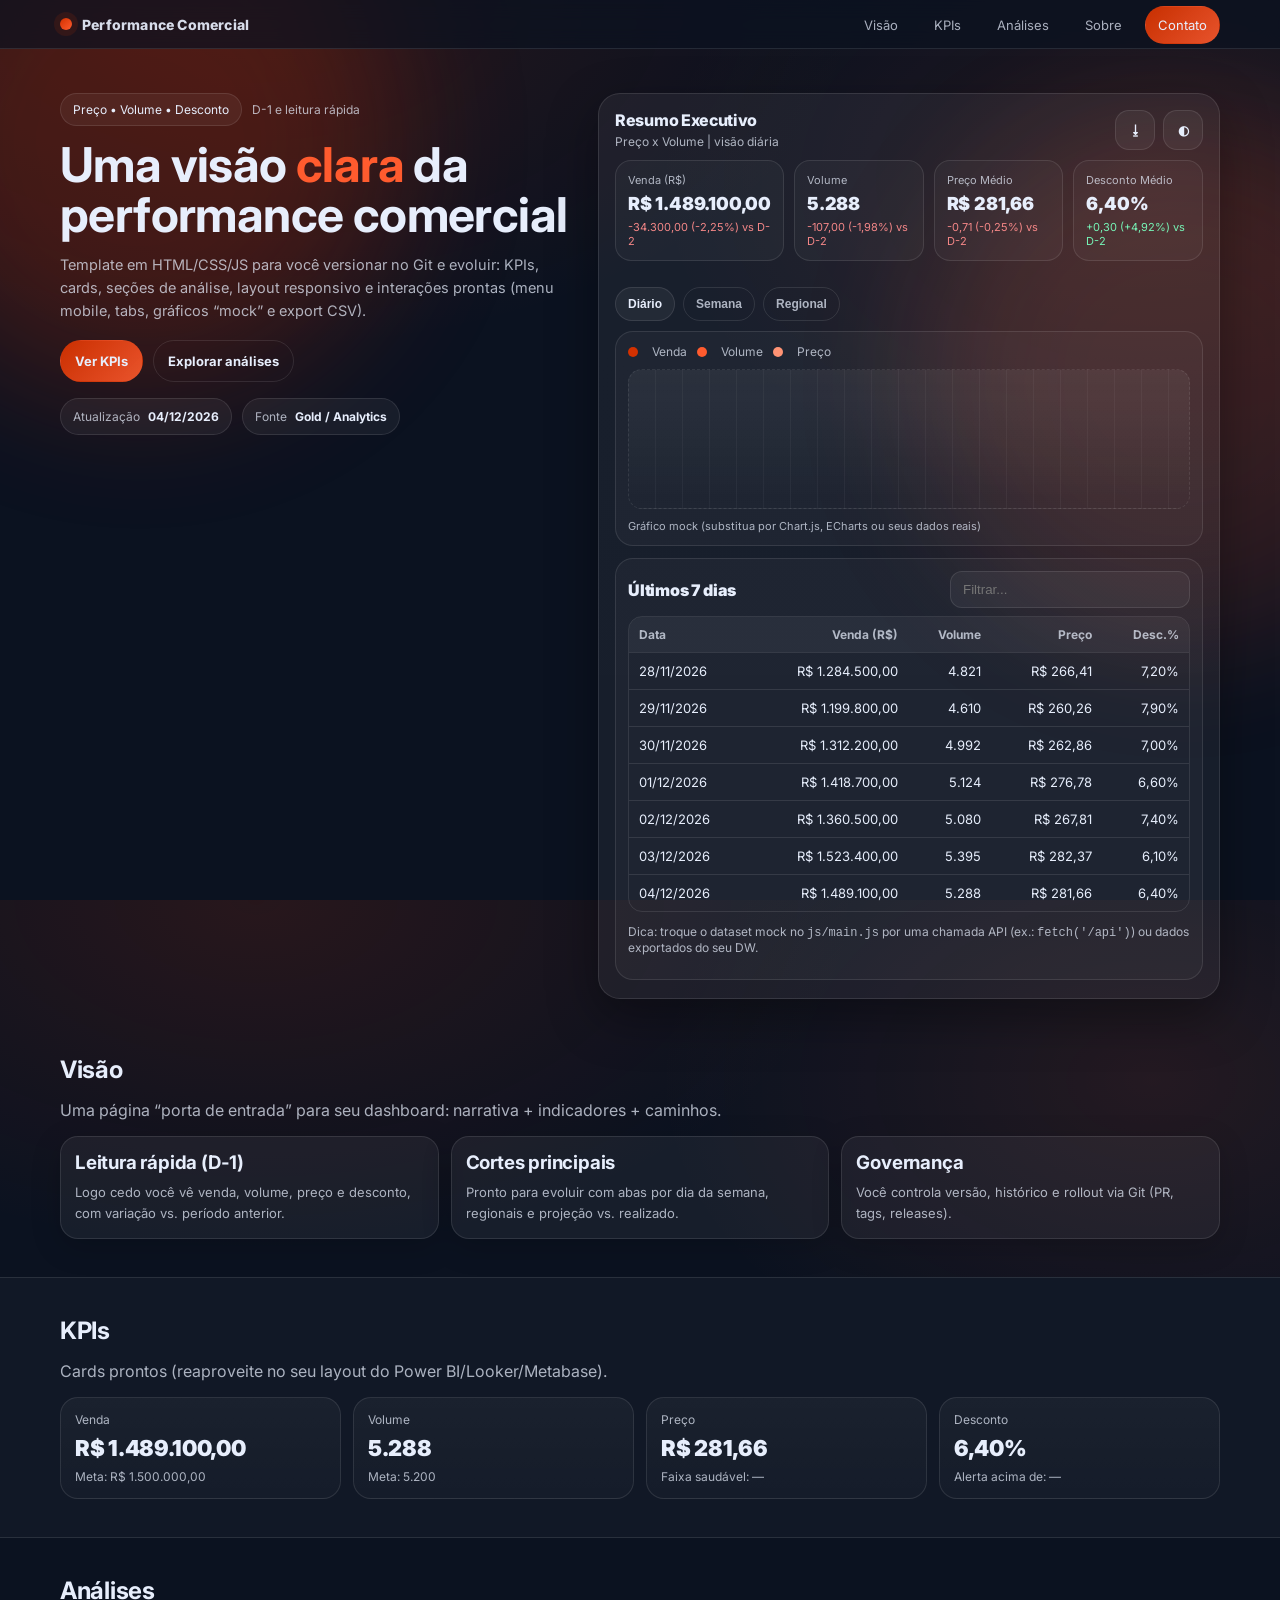
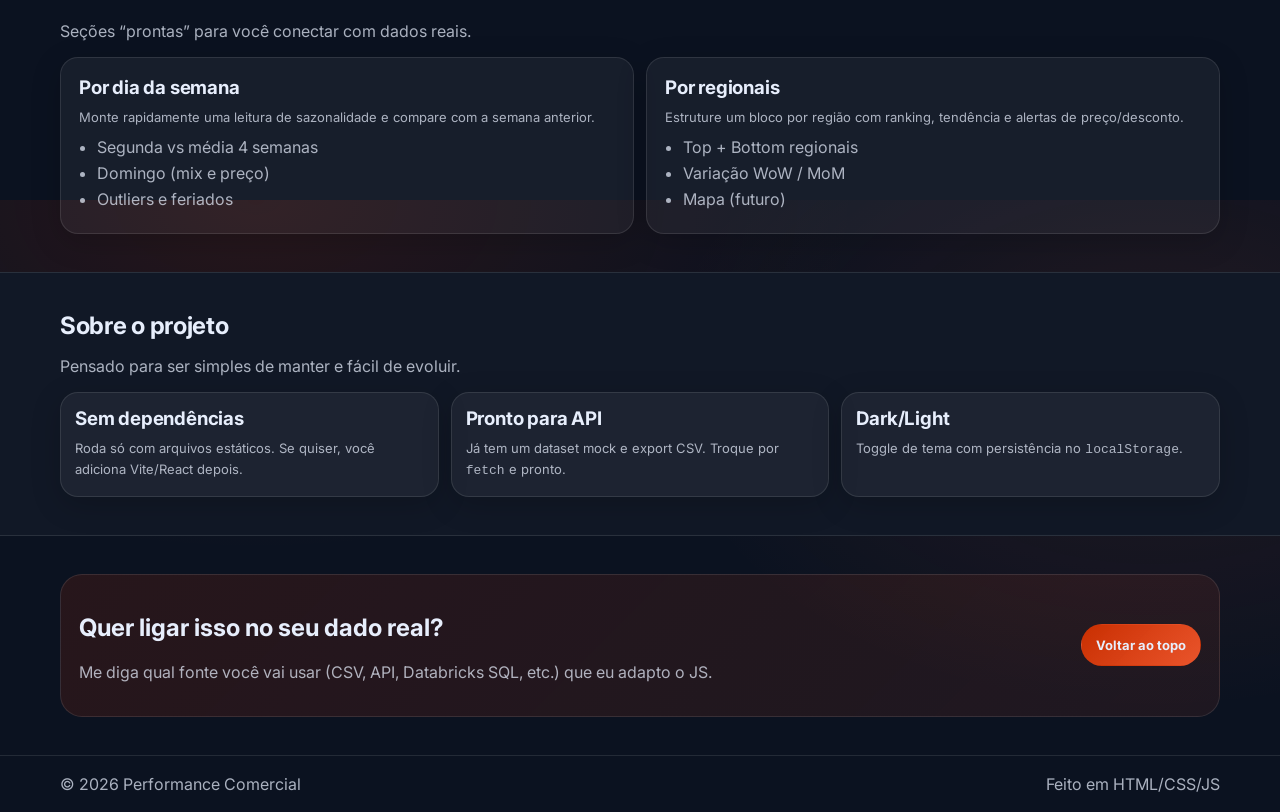
<file: Dashboard_Vendas/index.html>
<!doctype html>
<html lang="pt-BR">
<head>
  <meta charset="utf-8" />
  <meta name="viewport" content="width=device-width,initial-scale=1" />
  <title>Performance Comercial — Preço & Volume</title>
  <meta name="description" content="Painel/landing de performance comercial com foco em preço e volume. Projeto em HTML, CSS e JS." />

  <link rel="preconnect" href="https://fonts.googleapis.com">
  <link rel="preconnect" href="https://fonts.gstatic.com" crossorigin>
  <link href="https://fonts.googleapis.com/css2?family=Inter:wght@400;500;600;700;800&display=swap" rel="stylesheet">

  <link rel="stylesheet" href="css/styles.css" />
</head>

<body>
  <div class="bg-blur bg-blur-1" aria-hidden="true"></div>
  <div class="bg-blur bg-blur-2" aria-hidden="true"></div>

  <header class="topbar">
    <div class="container topbar__inner">
      <a class="brand" href="#inicio" aria-label="Ir para o início">
        <span class="brand__dot"></span>
        <span class="brand__text">Performance Comercial</span>
      </a>

      <nav class="nav" aria-label="Navegação principal">
        <button class="nav__toggle" type="button" aria-expanded="false" aria-controls="navMenu">
          <span class="nav__toggle-line"></span>
          <span class="nav__toggle-line"></span>
          <span class="nav__toggle-line"></span>
          <span class="sr-only">Abrir menu</span>
        </button>

        <ul id="navMenu" class="nav__menu">
          <li><a class="nav__link" href="#visao">Visão</a></li>
          <li><a class="nav__link" href="#kpis">KPIs</a></li>
          <li><a class="nav__link" href="#analises">Análises</a></li>
          <li><a class="nav__link" href="#sobre">Sobre</a></li>
          <li><a class="nav__link nav__link--cta" href="#contato">Contato</a></li>
        </ul>
      </nav>
    </div>
  </header>

  <main id="inicio">
    <section class="hero">
      <div class="container hero__grid">
        <div class="hero__content">
          <div class="badge">
            <span class="badge__pill">Preço • Volume • Desconto</span>
            <span class="badge__sub">D-1 e leitura rápida</span>
          </div>

          <h1 class="hero__title">
            Uma visão <span class="text-accent">clara</span> da performance comercial
          </h1>

          <p class="hero__desc">
            Template em HTML/CSS/JS para você versionar no Git e evoluir: KPIs, cards, seções de análise,
            layout responsivo e interações prontas (menu mobile, tabs, gráficos “mock” e export CSV).
          </p>

          <div class="hero__actions">
            <a class="btn btn--primary" href="#kpis">Ver KPIs</a>
            <a class="btn btn--ghost" href="#analises">Explorar análises</a>
          </div>

          <div class="hero__meta">
            <div class="meta-pill">
              <span class="meta-pill__label">Atualização</span>
              <span class="meta-pill__value" id="lastUpdated">—</span>
            </div>
            <div class="meta-pill">
              <span class="meta-pill__label">Fonte</span>
              <span class="meta-pill__value">Gold / Analytics</span>
            </div>
          </div>
        </div>

        <div class="hero__panel" aria-label="Prévia do painel">
          <div class="panel">
            <div class="panel__header">
              <div>
                <div class="panel__title">Resumo Executivo</div>
                <div class="panel__subtitle">Preço x Volume | visão diária</div>
              </div>
              <div class="panel__controls">
                <button class="iconbtn" type="button" id="btnExport" title="Exportar CSV">
                  ⭳
                </button>
                <button class="iconbtn" type="button" id="btnTheme" title="Alternar tema">
                  ◐
                </button>
              </div>
            </div>

            <div class="panel__kpis">
              <article class="kpi">
                <div class="kpi__label">Venda (R$)</div>
                <div class="kpi__value" data-kpi="venda">—</div>
                <div class="kpi__delta" data-delta="venda">—</div>
              </article>

              <article class="kpi">
                <div class="kpi__label">Volume</div>
                <div class="kpi__value" data-kpi="volume">—</div>
                <div class="kpi__delta" data-delta="volume">—</div>
              </article>

              <article class="kpi">
                <div class="kpi__label">Preço Médio</div>
                <div class="kpi__value" data-kpi="preco">—</div>
                <div class="kpi__delta" data-delta="preco">—</div>
              </article>

              <article class="kpi">
                <div class="kpi__label">Desconto Médio</div>
                <div class="kpi__value" data-kpi="desconto">—</div>
                <div class="kpi__delta" data-delta="desconto">—</div>
              </article>
            </div>

            <div class="panel__body">
              <div class="tabs" role="tablist" aria-label="Abas de análise">
                <button class="tab is-active" type="button" role="tab" aria-selected="true" data-tab="diario">Diário</button>
                <button class="tab" type="button" role="tab" aria-selected="false" data-tab="semana">Semana</button>
                <button class="tab" type="button" role="tab" aria-selected="false" data-tab="regional">Regional</button>
              </div>

              <div class="chart" id="chart">
                <div class="chart__legend">
                  <span class="dot dot--a"></span> Venda
                  <span class="dot dot--b"></span> Volume
                  <span class="dot dot--c"></span> Preço
                </div>
                <div class="chart__canvas" aria-hidden="true"></div>
                <div class="chart__hint">Gráfico mock (substitua por Chart.js, ECharts ou seus dados reais)</div>
              </div>

              <div class="table">
                <div class="table__header">
                  <div class="table__title">Últimos 7 dias</div>
                  <div class="table__search">
                    <input id="search" type="search" placeholder="Filtrar..." />
                  </div>
                </div>

                <div class="table__wrap" role="region" aria-label="Tabela de performance">
                  <table>
                    <thead>
                      <tr>
                        <th>Data</th>
                        <th class="right">Venda (R$)</th>
                        <th class="right">Volume</th>
                        <th class="right">Preço</th>
                        <th class="right">Desc.%</th>
                      </tr>
                    </thead>
                    <tbody id="tbody"></tbody>
                  </table>
                </div>

                <p class="small muted">
                  Dica: troque o dataset mock no <code>js/main.js</code> por uma chamada API (ex.: <code>fetch('/api')</code>)
                  ou dados exportados do seu DW.
                </p>
              </div>
            </div>
          </div>
        </div>
      </div>
    </section>

    <section id="visao" class="section">
      <div class="container">
        <div class="section__head">
          <h2>Visão</h2>
          <p class="muted">Uma página “porta de entrada” para seu dashboard: narrativa + indicadores + caminhos.</p>
        </div>

        <div class="grid-3">
          <article class="card">
            <h3>Leitura rápida (D-1)</h3>
            <p>Logo cedo você vê venda, volume, preço e desconto, com variação vs. período anterior.</p>
          </article>
          <article class="card">
            <h3>Cortes principais</h3>
            <p>Pronto para evoluir com abas por dia da semana, regionais e projeção vs. realizado.</p>
          </article>
          <article class="card">
            <h3>Governança</h3>
            <p>Você controla versão, histórico e rollout via Git (PR, tags, releases).</p>
          </article>
        </div>
      </div>
    </section>

    <section id="kpis" class="section section--soft">
      <div class="container">
        <div class="section__head">
          <h2>KPIs</h2>
          <p class="muted">Cards prontos (reaproveite no seu layout do Power BI/Looker/Metabase).</p>
        </div>

        <div class="grid-4">
          <div class="stat">
            <div class="stat__label">Venda</div>
            <div class="stat__value" data-kpi="venda">—</div>
            <div class="stat__foot">Meta: <span id="metaVenda">—</span></div>
          </div>
          <div class="stat">
            <div class="stat__label">Volume</div>
            <div class="stat__value" data-kpi="volume">—</div>
            <div class="stat__foot">Meta: <span id="metaVolume">—</span></div>
          </div>
          <div class="stat">
            <div class="stat__label">Preço</div>
            <div class="stat__value" data-kpi="preco">—</div>
            <div class="stat__foot">Faixa saudável: <span>—</span></div>
          </div>
          <div class="stat">
            <div class="stat__label">Desconto</div>
            <div class="stat__value" data-kpi="desconto">—</div>
            <div class="stat__foot">Alerta acima de: <span>—</span></div>
          </div>
        </div>
      </div>
    </section>

    <section id="analises" class="section">
      <div class="container">
        <div class="section__head">
          <h2>Análises</h2>
          <p class="muted">Seções “prontas” para você conectar com dados reais.</p>
        </div>

        <div class="grid-2">
          <article class="card card--big">
            <h3>Por dia da semana</h3>
            <p>Monte rapidamente uma leitura de sazonalidade e compare com a semana anterior.</p>
            <ul class="list">
              <li>Segunda vs média 4 semanas</li>
              <li>Domingo (mix e preço)</li>
              <li>Outliers e feriados</li>
            </ul>
          </article>

          <article class="card card--big">
            <h3>Por regionais</h3>
            <p>Estruture um bloco por região com ranking, tendência e alertas de preço/desconto.</p>
            <ul class="list">
              <li>Top + Bottom regionais</li>
              <li>Variação WoW / MoM</li>
              <li>Mapa (futuro)</li>
            </ul>
          </article>
        </div>
      </div>
    </section>

    <section id="sobre" class="section section--soft">
      <div class="container">
        <div class="section__head">
          <h2>Sobre o projeto</h2>
          <p class="muted">Pensado para ser simples de manter e fácil de evoluir.</p>
        </div>

        <div class="grid-3">
          <article class="card">
            <h3>Sem dependências</h3>
            <p>Roda só com arquivos estáticos. Se quiser, você adiciona Vite/React depois.</p>
          </article>
          <article class="card">
            <h3>Pronto para API</h3>
            <p>Já tem um dataset mock e export CSV. Troque por <code>fetch</code> e pronto.</p>
          </article>
          <article class="card">
            <h3>Dark/Light</h3>
            <p>Toggle de tema com persistência no <code>localStorage</code>.</p>
          </article>
        </div>
      </div>
    </section>

    <section id="contato" class="section">
      <div class="container">
        <div class="cta">
          <div>
            <h2>Quer ligar isso no seu dado real?</h2>
            <p class="muted">Me diga qual fonte você vai usar (CSV, API, Databricks SQL, etc.) que eu adapto o JS.</p>
          </div>
          <a class="btn btn--primary" href="#inicio">Voltar ao topo</a>
        </div>
      </div>
    </section>
  </main>

  <footer class="footer">
    <div class="container footer__inner">
      <span class="muted">© <span id="year"></span> Performance Comercial</span>
      <span class="muted">Feito em HTML/CSS/JS</span>
    </div>
  </footer>

  <script src="js/main.js"></script>
</body>
</html>
</file>
<file: Dashboard_Vendas/css/styles.css>
:root{
  --bg: #0b1220;
  --panel: rgba(255,255,255,.05);
  --panel2: rgba(255,255,255,.07);
  --border: rgba(255,255,255,.10);
  --text: #e7eefc;
  --muted: rgba(231,238,252,.72);
  --shadow: 0 18px 50px rgba(0,0,0,.35);

  --accent: #D33100;     /* SHV / Supergasbras-like accent */
  --accent2: #ff5b2e;

  --radius: 18px;
  --radius2: 22px;

  --max: 1160px;
}

[data-theme="light"]{
  --bg: #f6f7fb;
  --panel: rgba(10,20,40,.06);
  --panel2: rgba(10,20,40,.08);
  --border: rgba(10,20,40,.12);
  --text: #0b1220;
  --muted: rgba(11,18,32,.70);
  --shadow: 0 18px 50px rgba(0,0,0,.12);
}

*{ box-sizing: border-box; }
html,body{ height: 100%; }
body{
  margin: 0;
  font-family: Inter, system-ui, -apple-system, Segoe UI, Roboto, Arial, sans-serif;
  color: var(--text);
  background: radial-gradient(1200px 700px at 20% 0%, rgba(211,49,0,.14), transparent 50%),
              radial-gradient(900px 600px at 90% 20%, rgba(255,91,46,.10), transparent 55%),
              var(--bg);
}

a{ color: inherit; text-decoration: none; }
code{ font-family: ui-monospace, SFMono-Regular, Menlo, Monaco, Consolas, "Liberation Mono", monospace; }

.container{
  width: min(var(--max), calc(100% - 40px));
  margin: 0 auto;
}

.sr-only{
  position:absolute; width:1px; height:1px; padding:0; margin:-1px;
  overflow:hidden; clip:rect(0,0,0,0); white-space:nowrap; border:0;
}

.bg-blur{
  position: fixed;
  inset: auto auto auto auto;
  width: 520px;
  height: 520px;
  filter: blur(70px);
  opacity: .45;
  z-index: -1;
  border-radius: 999px;
}
.bg-blur-1{ top: -120px; left: -120px; background: rgba(211,49,0,.55); }
.bg-blur-2{ top: 120px; right: -160px; background: rgba(255,91,46,.35); }

.topbar{
  position: sticky;
  top: 0;
  z-index: 20;
  backdrop-filter: blur(10px);
  border-bottom: 1px solid var(--border);
  background: color-mix(in oklab, var(--bg), transparent 30%);
}
.topbar__inner{
  display: flex;
  align-items: center;
  justify-content: space-between;
  padding: 14px 0;
}

.brand{
  display:flex; align-items:center; gap: 10px;
  font-weight: 800;
  letter-spacing: .2px;
}
.brand__dot{
  width: 12px; height: 12px;
  border-radius: 999px;
  background: linear-gradient(135deg, var(--accent), var(--accent2));
  box-shadow: 0 0 0 6px rgba(211,49,0,.12);
}
.brand__text{ font-size: 14px; opacity: .92; }

.nav{ display:flex; align-items:center; gap: 16px; }
.nav__toggle{
  display:none;
  width: 44px; height: 44px;
  border-radius: 14px;
  background: var(--panel);
  border: 1px solid var(--border);
  cursor: pointer;
}
.nav__toggle-line{
  display:block;
  width: 18px; height: 2px;
  background: var(--text);
  margin: 5px auto;
  opacity: .9;
  border-radius: 999px;
}

.nav__menu{
  display:flex; align-items:center; gap: 10px;
  list-style: none; padding: 0; margin: 0;
}
.nav__link{
  font-size: 13px;
  padding: 10px 12px;
  border-radius: 999px;
  color: var(--muted);
  border: 1px solid transparent;
}
.nav__link:hover{
  color: var(--text);
  border-color: var(--border);
  background: var(--panel);
}
.nav__link--cta{
  color: var(--text);
  background: linear-gradient(135deg, rgba(211,49,0,.95), rgba(255,91,46,.90));
  border-color: transparent;
}
.nav__link--cta:hover{
  filter: brightness(1.05);
}

.hero{
  padding: 44px 0 18px;
}
.hero__grid{
  display:grid;
  grid-template-columns: 1.05fr .95fr;
  gap: 28px;
  align-items: start;
}

.badge{
  display:flex;
  gap: 10px;
  align-items:center;
  margin-bottom: 14px;
}
.badge__pill{
  font-size: 12px;
  padding: 8px 12px;
  border-radius: 999px;
  background: var(--panel);
  border: 1px solid var(--border);
}
.badge__sub{
  font-size: 12px;
  color: var(--muted);
}

.hero__title{
  font-size: clamp(30px, 4vw, 48px);
  line-height: 1.05;
  margin: 0 0 12px 0;
  letter-spacing: -.6px;
}
.text-accent{ color: var(--accent2); }

.hero__desc{
  margin: 0 0 18px 0;
  color: var(--muted);
  font-size: 14.5px;
  line-height: 1.6;
}

.hero__actions{
  display:flex;
  gap: 10px;
  flex-wrap: wrap;
  margin-bottom: 16px;
}

.btn{
  display:inline-flex;
  align-items:center;
  justify-content:center;
  gap: 10px;
  font-weight: 700;
  font-size: 13px;
  padding: 12px 14px;
  border-radius: 999px;
  border: 1px solid var(--border);
  background: var(--panel);
  cursor: pointer;
  transition: transform .12s ease, filter .12s ease, background .12s ease;
}
.btn:active{ transform: translateY(1px); }
.btn--primary{
  border-color: transparent;
  background: linear-gradient(135deg, rgba(211,49,0,.95), rgba(255,91,46,.90));
}
.btn--ghost{
  background: transparent;
}

.hero__meta{
  display:flex;
  gap: 10px;
  flex-wrap: wrap;
}
.meta-pill{
  display:flex;
  gap: 8px;
  align-items:center;
  padding: 10px 12px;
  border-radius: 999px;
  border: 1px solid var(--border);
  background: var(--panel);
  font-size: 12px;
}
.meta-pill__label{ color: var(--muted); }
.meta-pill__value{ font-weight: 700; }

.panel{
  border-radius: var(--radius2);
  border: 1px solid var(--border);
  background: linear-gradient(180deg, color-mix(in oklab, var(--panel2), transparent 20%), var(--panel));
  box-shadow: var(--shadow);
  overflow: hidden;
}
.panel__header{
  padding: 16px 16px 10px 16px;
  display:flex;
  align-items:flex-start;
  justify-content:space-between;
  gap: 12px;
}
.panel__title{ font-weight: 800; letter-spacing: -.3px; }
.panel__subtitle{ color: var(--muted); font-size: 12px; margin-top: 4px; }

.panel__controls{ display:flex; gap: 8px; }
.iconbtn{
  width: 40px; height: 40px;
  border-radius: 14px;
  border: 1px solid var(--border);
  background: var(--panel);
  cursor: pointer;
  color: var(--text);
  font-weight: 800;
}
.iconbtn:hover{ filter: brightness(1.08); }

.panel__kpis{
  display:grid;
  grid-template-columns: repeat(4, 1fr);
  gap: 10px;
  padding: 0 16px 12px 16px;
}
.kpi{
  padding: 12px;
  border-radius: 16px;
  border: 1px solid var(--border);
  background: rgba(255,255,255,.03);
}
.kpi__label{ color: var(--muted); font-size: 11px; }
.kpi__value{
  font-size: 18px;
  font-weight: 900;
  letter-spacing: -.2px;
  margin-top: 6px;
}
.kpi__delta{
  margin-top: 6px;
  font-size: 11px;
  color: var(--muted);
}
.kpi__delta.up{ color: rgba(120, 255, 190, .95); }
.kpi__delta.down{ color: rgba(255, 140, 140, .95); }

.panel__body{ padding: 14px 16px 18px 16px; }

.tabs{
  display:flex;
  gap: 8px;
  flex-wrap: wrap;
  margin-bottom: 10px;
}
.tab{
  border: 1px solid var(--border);
  background: transparent;
  color: var(--muted);
  border-radius: 999px;
  padding: 9px 12px;
  font-size: 12px;
  font-weight: 800;
  cursor: pointer;
}
.tab.is-active{
  color: var(--text);
  background: var(--panel);
}

.chart{
  border-radius: var(--radius);
  border: 1px solid var(--border);
  background: rgba(255,255,255,.03);
  padding: 12px;
  margin-bottom: 12px;
}
.chart__legend{
  display:flex;
  align-items:center;
  gap: 10px;
  color: var(--muted);
  font-size: 12px;
  margin-bottom: 10px;
}
.dot{ display:inline-block; width: 10px; height: 10px; border-radius: 999px; margin-right: 4px; }
.dot--a{ background: var(--accent); }
.dot--b{ background: var(--accent2); }
.dot--c{ background: color-mix(in oklab, var(--accent2), white 30%); }

.chart__canvas{
  height: 140px;
  border-radius: 14px;
  border: 1px dashed color-mix(in oklab, var(--border), transparent 10%);
  background:
    linear-gradient(180deg, rgba(255,255,255,.06), transparent),
    repeating-linear-gradient(90deg, transparent 0 26px, rgba(255,255,255,.04) 26px 27px);
}
.chart__hint{ margin-top: 10px; font-size: 11px; color: var(--muted); }

.table{
  border-radius: var(--radius);
  border: 1px solid var(--border);
  background: rgba(255,255,255,.03);
  padding: 12px;
}
.table__header{
  display:flex; align-items:center; justify-content:space-between; gap: 10px;
  margin-bottom: 8px;
}
.table__title{ font-weight: 900; letter-spacing: -.2px; }
.table__search input{
  width: min(240px, 55vw);
  padding: 10px 12px;
  border-radius: 12px;
  border: 1px solid var(--border);
  background: color-mix(in oklab, var(--panel), transparent 10%);
  color: var(--text);
  outline: none;
}
.table__wrap{
  overflow:auto;
  border-radius: 14px;
  border: 1px solid var(--border);
}
table{
  width: 100%;
  border-collapse: collapse;
  min-width: 560px;
}
thead th{
  text-align:left;
  font-size: 12px;
  color: var(--muted);
  padding: 10px 10px;
  background: color-mix(in oklab, var(--panel), transparent 10%);
  position: sticky;
  top: 0;
}
tbody td{
  padding: 10px 10px;
  border-top: 1px solid var(--border);
  font-size: 13px;
}
.right{ text-align:right; }

.section{
  padding: 38px 0;
}
.section--soft{
  background: color-mix(in oklab, var(--bg), white 3%);
  border-top: 1px solid var(--border);
  border-bottom: 1px solid var(--border);
}
.section__head{ margin-bottom: 16px; }
.section__head h2{ margin: 0 0 8px 0; letter-spacing: -.3px; }
.muted{ color: var(--muted); }
.small{ font-size: 12px; }

.grid-2{ display:grid; grid-template-columns: repeat(2, 1fr); gap: 12px; }
.grid-3{ display:grid; grid-template-columns: repeat(3, 1fr); gap: 12px; }
.grid-4{ display:grid; grid-template-columns: repeat(4, 1fr); gap: 12px; }

.card{
  border-radius: var(--radius);
  border: 1px solid var(--border);
  background: var(--panel);
  padding: 14px;
  box-shadow: 0 8px 30px rgba(0,0,0,.18);
}
.card h3{ margin: 0 0 8px 0; letter-spacing: -.2px; }
.card p{ margin: 0; color: var(--muted); line-height: 1.6; font-size: 13px; }
.card--big{ padding: 18px; }

.list{ margin: 10px 0 0 0; padding-left: 18px; color: var(--muted); }
.list li{ margin: 6px 0; }

.stat{
  border-radius: var(--radius);
  border: 1px solid var(--border);
  background: linear-gradient(180deg, rgba(255,255,255,.04), rgba(255,255,255,.02));
  padding: 14px;
}
.stat__label{ color: var(--muted); font-size: 12px; }
.stat__value{ font-size: 22px; font-weight: 900; margin-top: 8px; letter-spacing: -.3px; }
.stat__foot{ margin-top: 8px; color: var(--muted); font-size: 12px; }

.cta{
  display:flex;
  align-items:center;
  justify-content:space-between;
  gap: 12px;
  border-radius: var(--radius2);
  border: 1px solid var(--border);
  background: linear-gradient(135deg, rgba(211,49,0,.14), rgba(255,91,46,.08));
  padding: 18px;
}

.footer{
  border-top: 1px solid var(--border);
  padding: 18px 0;
}
.footer__inner{
  display:flex;
  justify-content:space-between;
  gap: 12px;
  flex-wrap: wrap;
}

/* Responsive */
@media (max-width: 980px){
  .hero__grid{ grid-template-columns: 1fr; }
  .panel__kpis{ grid-template-columns: repeat(2, 1fr); }
  .grid-4{ grid-template-columns: repeat(2, 1fr); }
  .grid-3{ grid-template-columns: 1fr; }
  .grid-2{ grid-template-columns: 1fr; }
}

@media (max-width: 720px){
  .nav__toggle{ display:inline-flex; align-items:center; justify-content:center; }
  .nav__menu{
    position: absolute;
    right: 20px;
    top: 64px;
    flex-direction: column;
    gap: 6px;
    padding: 10px;
    border-radius: 18px;
    border: 1px solid var(--border);
    background: color-mix(in oklab, var(--bg), transparent 10%);
    box-shadow: var(--shadow);
    display: none;
    min-width: 180px;
  }
  .nav__menu.is-open{ display:flex; }
  .nav__link{ width: 100%; }
}
</file>
